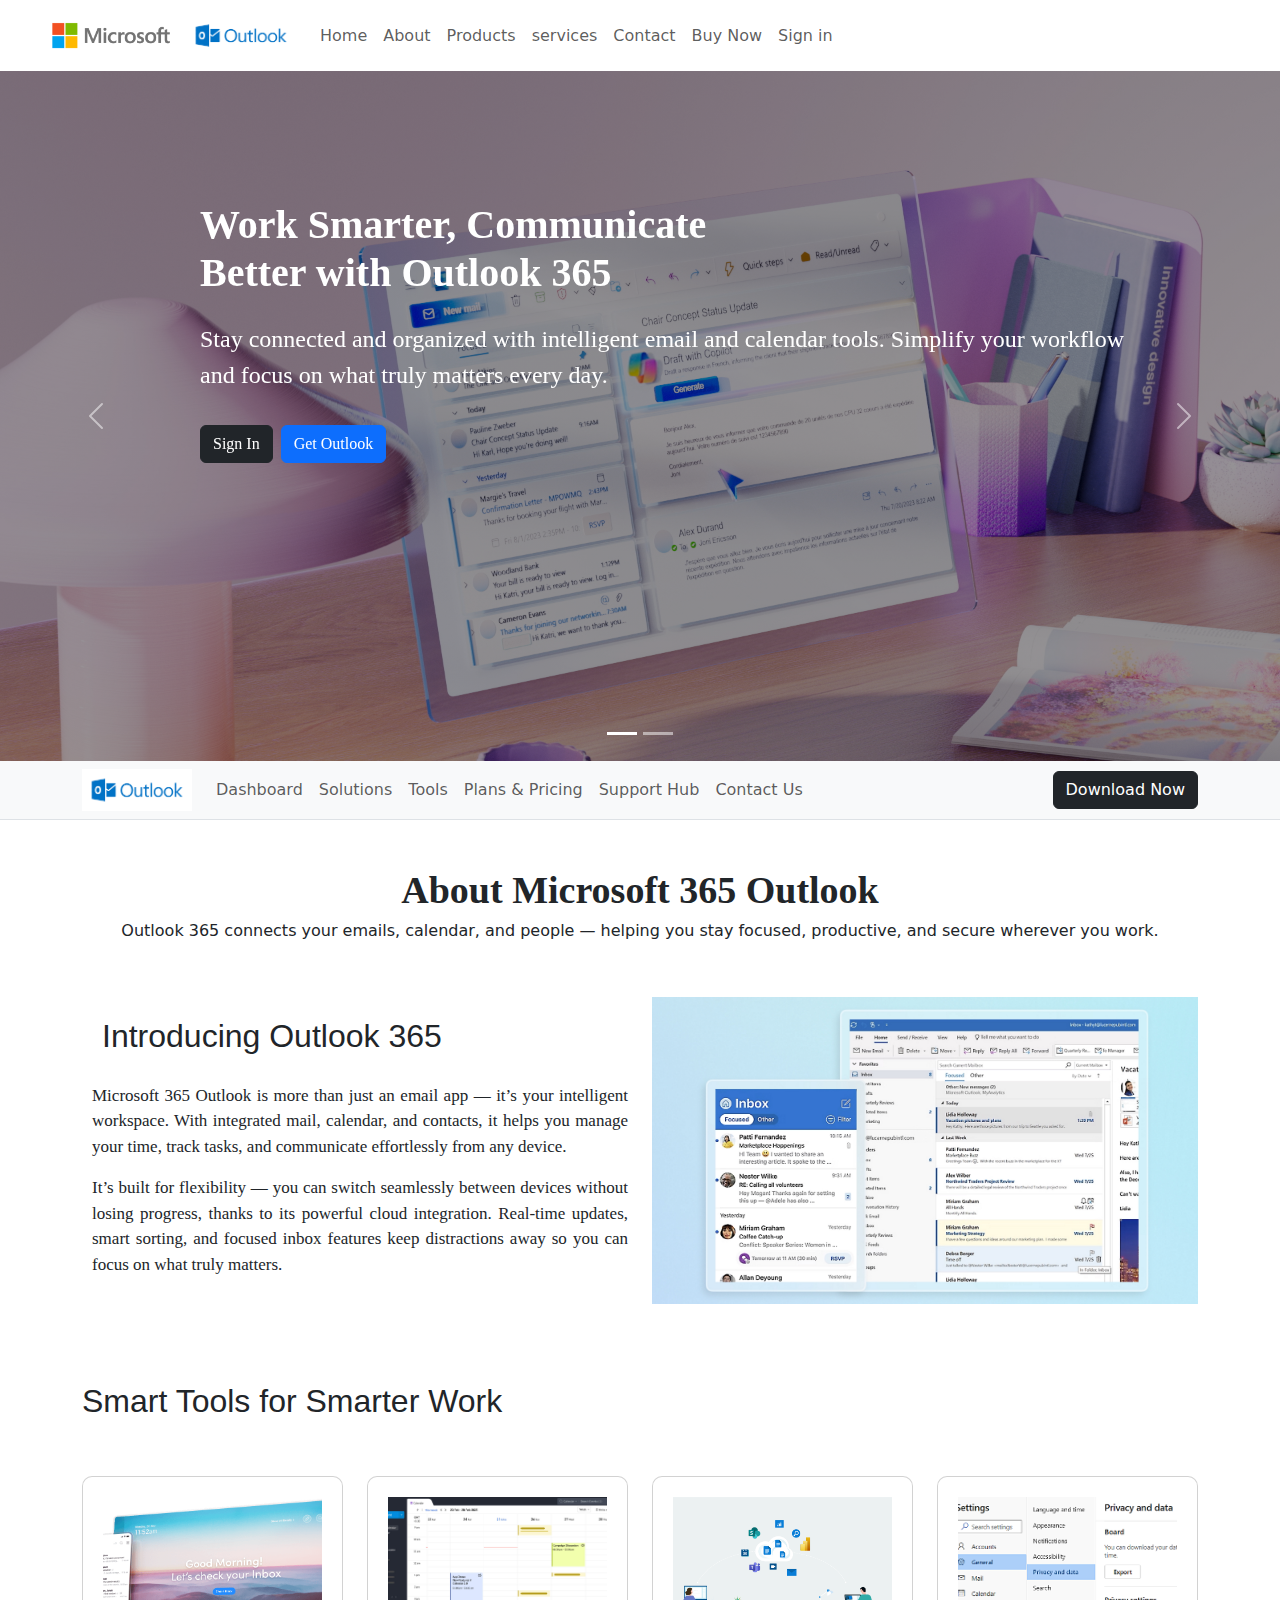
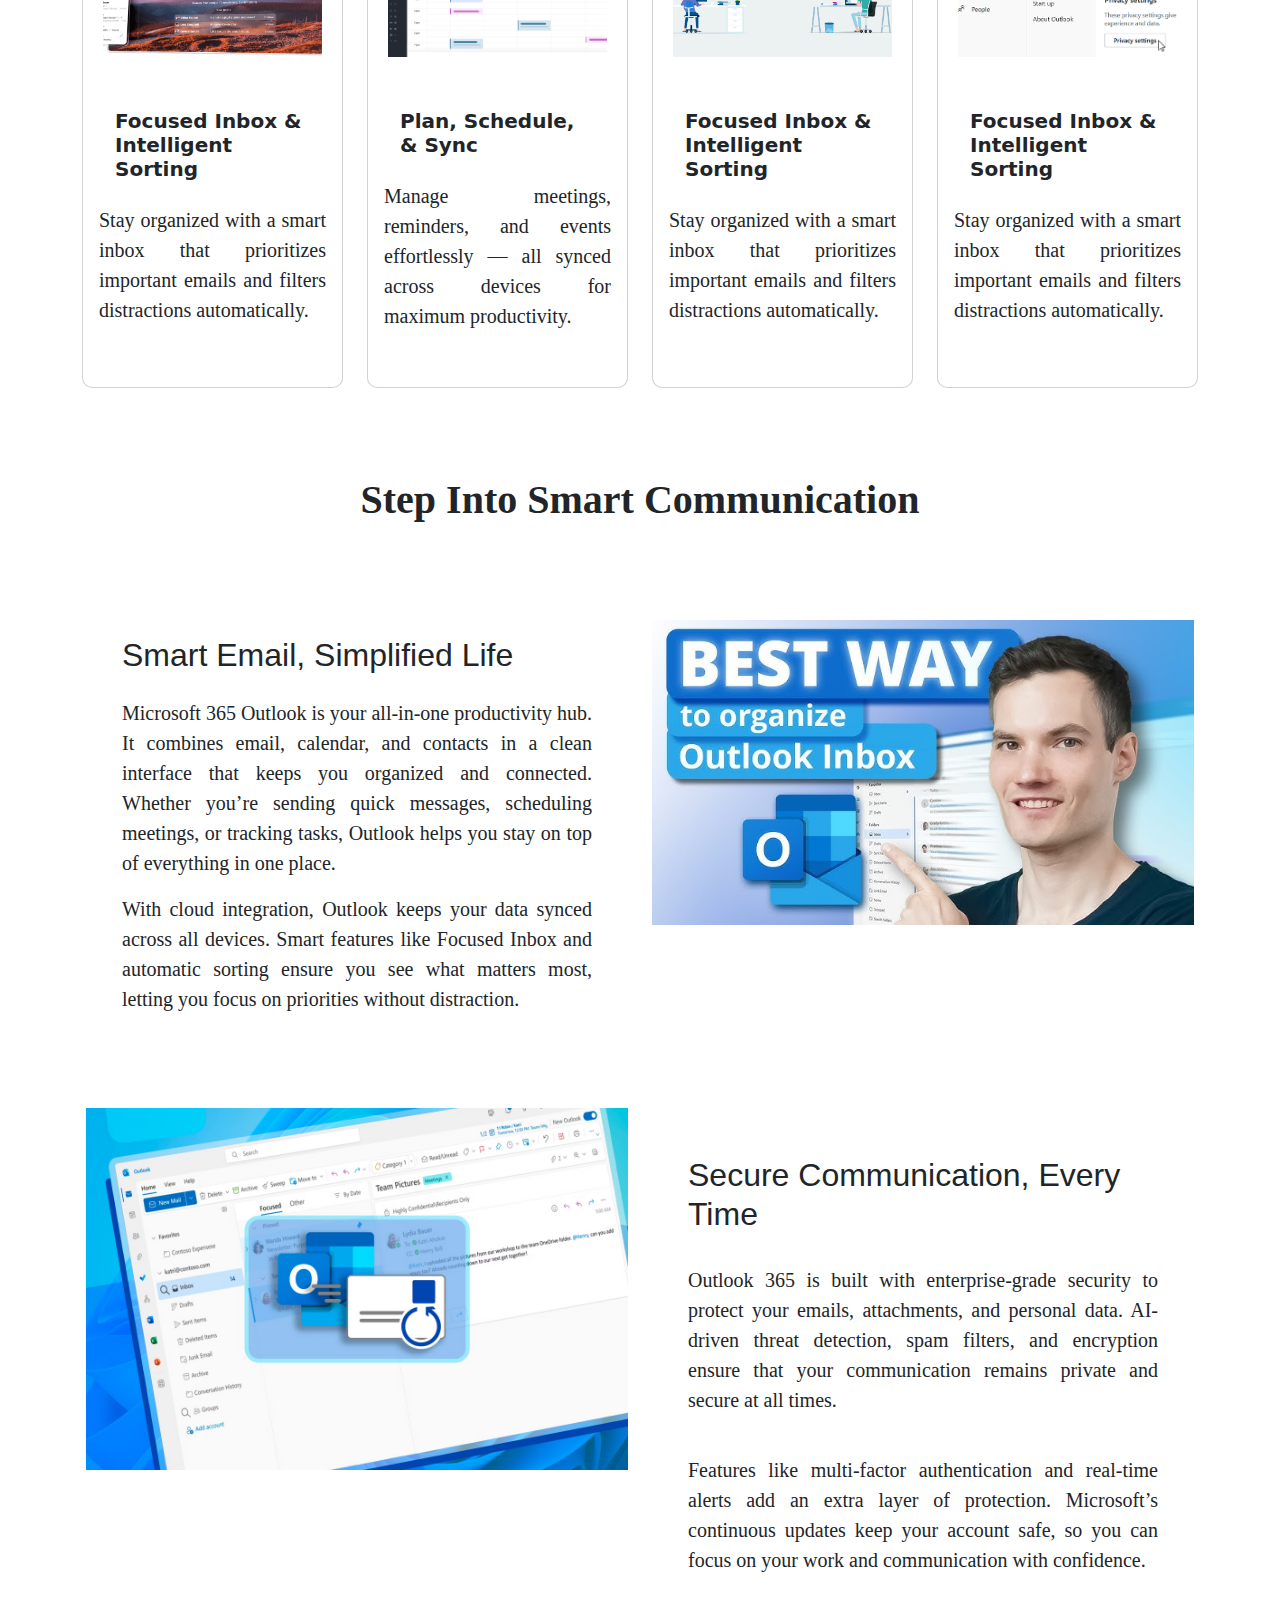
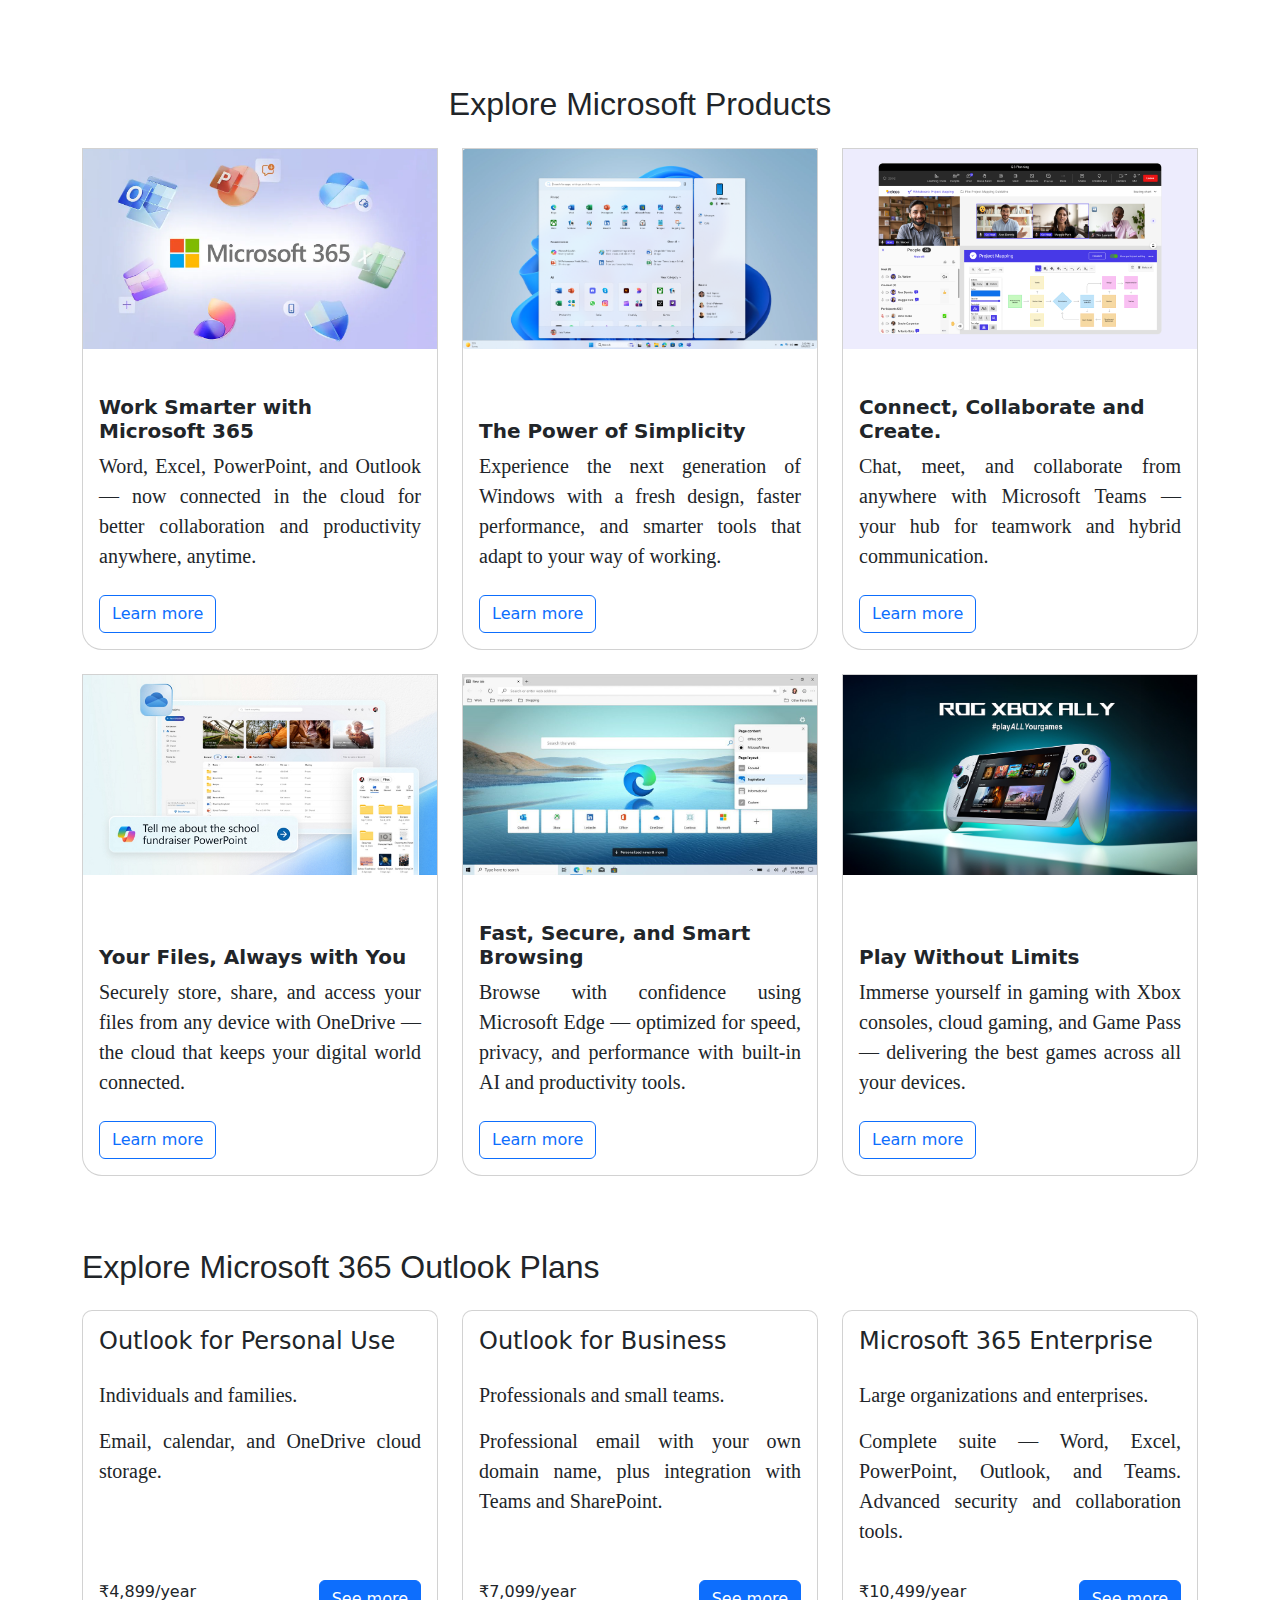
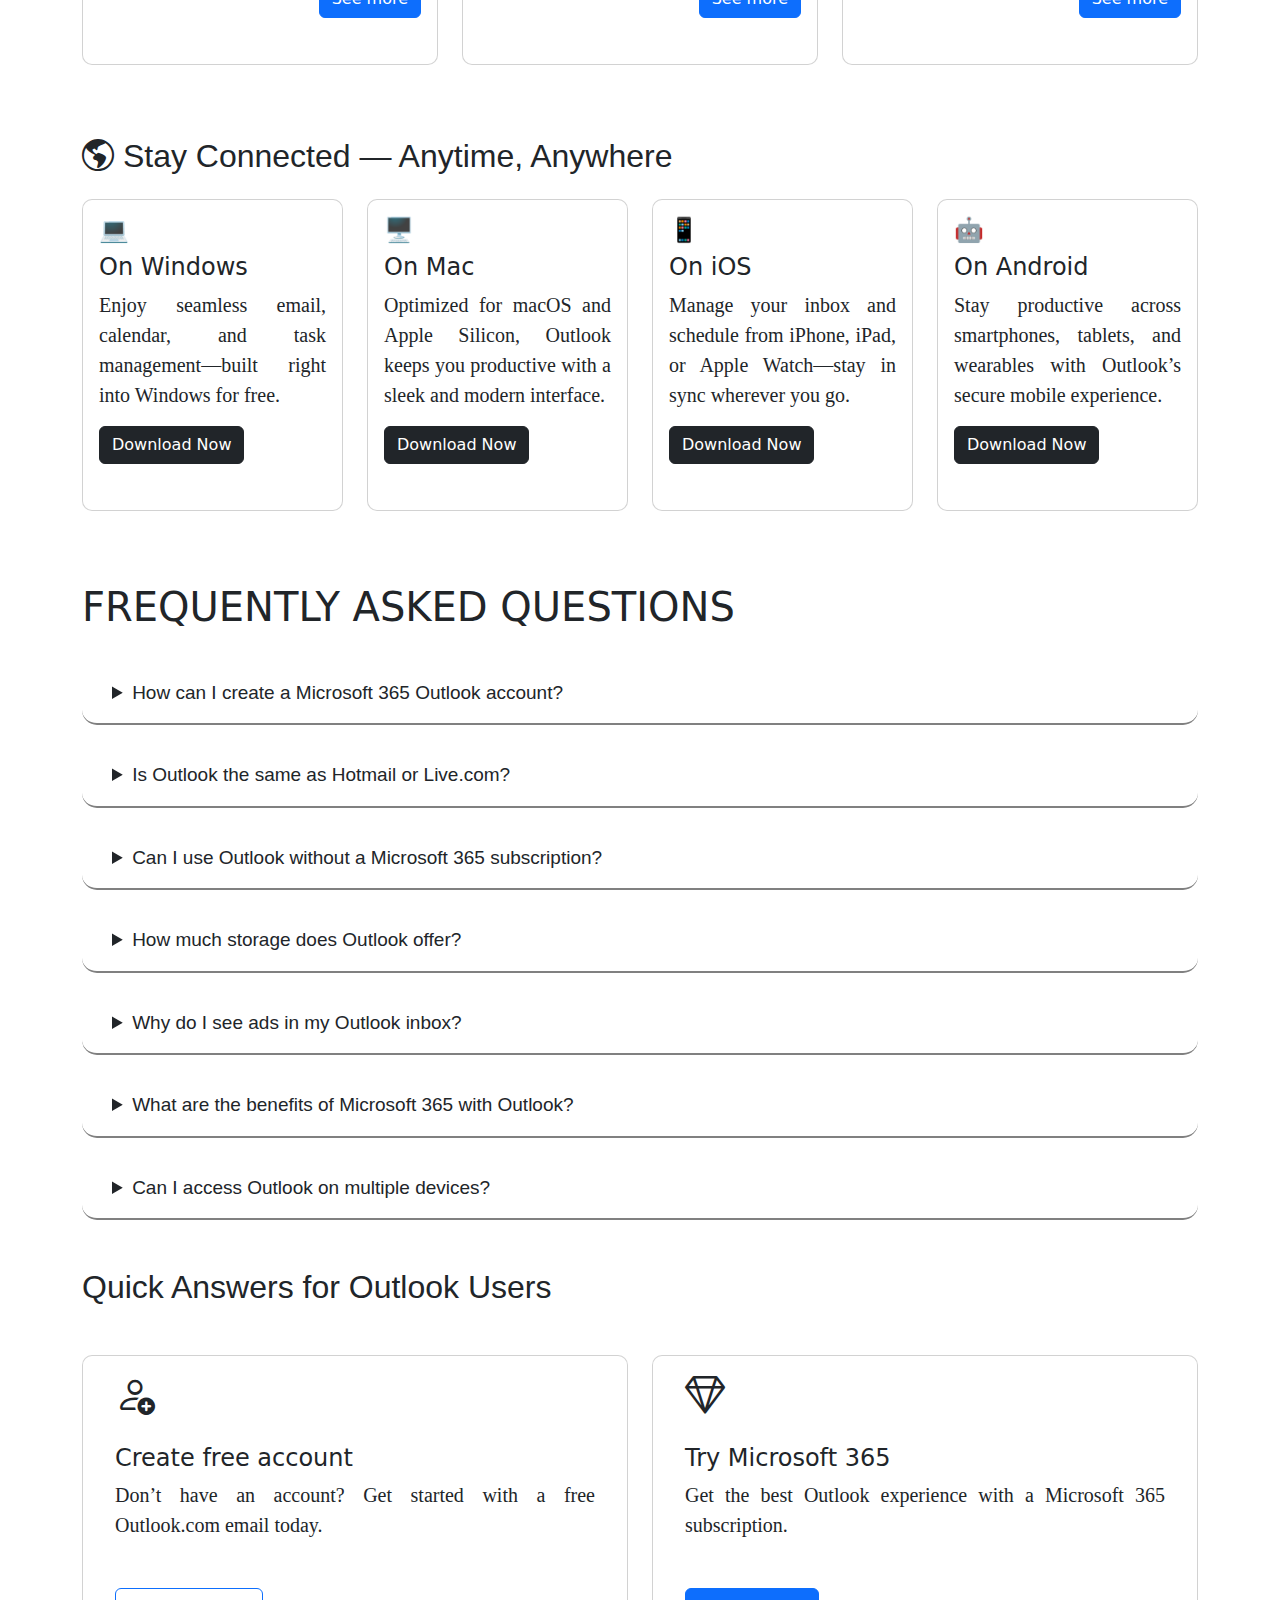
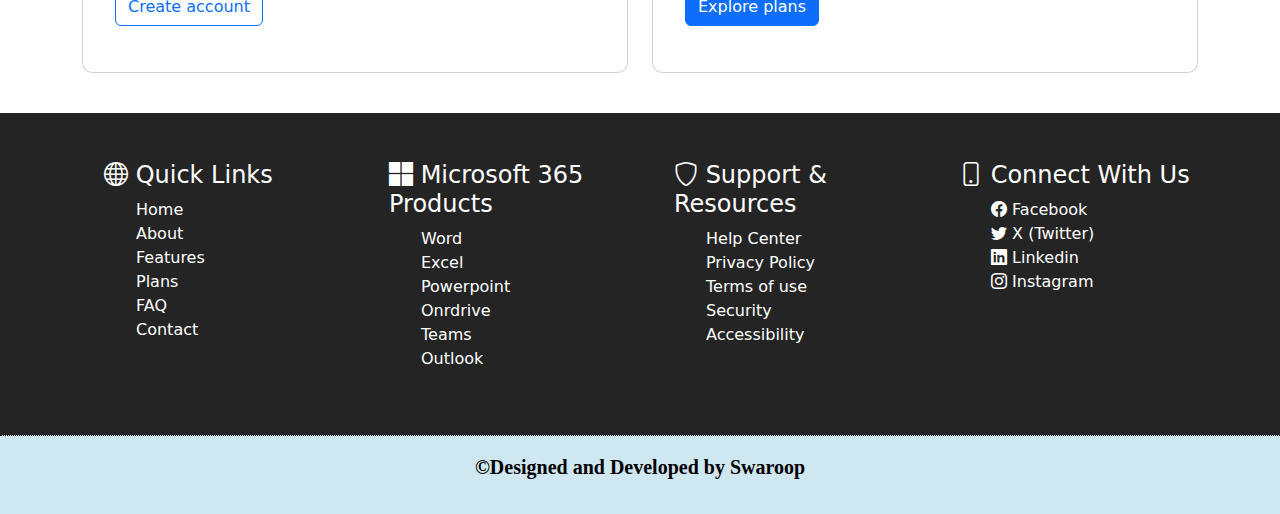
<file: index.html>
<!DOCTYPE html>
<html lang="en">
<head>
    <meta charset="UTF-8">
    <meta name="viewport" content="width=device-width, initial-scale=1.0">
    <title> Microsoft Outlook</title>
    <link rel="stylesheet" href="css/bootstrap.min.css">
    <script src="js/bootstrap.bundle.min.js"></script>
    <link rel="stylesheet" href="style.css">
    <link rel="stylesheet" href="https://cdn.jsdelivr.net/npm/bootstrap-icons@1.13.1/font/bootstrap-icons.min.css">
</head>
<body>
    <header class="container-fluid p-2.5">
        <nav class="navbar navbar-expand-lg px-lg-4">
            <a href="" class="nav-brand">
                <img src="assets/logo1.png" class="microsofLogo" style="width:150px" /><img src="assets/logo2.png" class="outLookImg" style="width:110px;"/>
            </a>
            
            <button class="navbar-toggler" data-bs-toggle="collapse" data-bs-target="#menu">
                <span class="navbar-toggler-icon"></span>
            </button>
            <div class="collapse navbar-collapse" id="menu">
            <ul class="navbar-nav px-3">
                <li class="nav-item">
                    <a href="#home" class="nav-link">Home</a>
                </li>
                <li class="nav-item">
                    <a href="#about" class="nav-link">About</a>
                </li>
                <li class="nav-item">
                    <a href="#products" class="nav-link">Products</a>
                </li>
                <li class="nav-item">
                    <a href="#faq" class="nav-link">services</a>
                </li>
                <li class="nav-item">
                    <a href="#modal" data-bs-toggle="modal" class="nav-link">Contact</a>
                </li>
                <li class="nav-item">
                    <a href="#plans" class="nav-link">Buy Now</a>
                </li>
                <li class="nav-item">
                    <a href="signin.html"class="nav-link">Sign in</a>
                </li>
            </ul> 
            </div>
            
              
        </nav>
    </header>
    <section class="container-fluid p-0" id="home">
        <div class="carousel slide" data-bs-ride="carousel" id="mainslide">
            <div class="carousel-indicators">
                <button data-bs-target="#mainslide" data-bs-slide-to="0" class="active"></button>
                <button data-bs-target="#mainslide" data-bs-slide-to="1"></button>
            </div>
            <div class="carousel-inner">
                <div class="carousel-item active">
                    <div class="banner1">
                        <h1 class="pb-3">Work Smarter, Communicate
                            <br> Better with Outlook 365</h1>
                        <p class="pb-3">Stay connected and organized with intelligent email and calendar tools.
                           Simplify your workflow <br> and focus on what truly matters every day.</p>
                           <button class="btn btn-dark">Sign In</button>
                           <button class="btn btn-primary ms-1">Get Outlook</button>
                    </div>
                </div>
                <div class="carousel-item">
                    <div class="banner2">
                        <h1 class="pb-3">Your Productivity, Secured<br> with Microsoft 365</h1>
                        <p class="pb-3">Experience peace of mind with built-in protection and seamless integration.
                           Outlook 365 keeps <br>your data safe while keeping you effortlessly productive.</p>
                        <button class="btn btn-dark">Sign In</button> 
                        <button class="btn btn-primary ms-1">Get Outlook</button>  
                    </div>
                </div>
            </div>
            <button class="carousel-control-prev" data-bs-slide="prev" data-bs-target="#mainslide">
                <span class="carousel-control-prev-icon"></span>
            </button>
            <button class="carousel-control-next" data-bs-slide="next" data-bs-target="#mainslide">
                <span class="carousel-control-next-icon"></span>
            </button>
        </div>
    </section>
    <section class="container-fluid sticky-top mb-3 bg-light border-bottom">
        <nav class="navbar navbar-expand-lg">
            <div class="container">
            <a href="nav-brand">
                <img src="assets/logo2.png" style="width:110px;"/>
            </a>
            <div class="collapse navbar-collapse">
            <ul class="navbar-nav px-3 me-auto">
                <li class="nav-item">
                    <a href="" class="nav-link">Dashboard</a>
                </li>
                <li class="nav-item">
                    <a href="#solution" class="nav-link">Solutions</a>
                </li>
                <li class="nav-item">
                    <a href="#tools" class="nav-link">Tools</a>
                </li>
                <li class="nav-item">
                    <a href="#plans" class="nav-link">Plans & Pricing</a>
                </li>
                <li class="nav-item">
                    <a href="#support" class="nav-link">Support Hub</a>
                </li>
                <li class="nav-item">
                    <a href="#modal" data-bs-toggle="modal" class="nav-link">Contact Us</a>
                </li>
            </ul>
            </div>
            <button class="btn btn-dark">Download Now</button>
            </div>
        </nav>
    </section>
    <section class="container mt-5 text-center"id='about'>
        <div class="about">
            <h2>About Microsoft 365 Outlook</h2>
            <h6>Outlook 365 connects your emails, calendar, and people — helping you stay focused, productive, and secure wherever you work.</h6>
            <div class="row">
                
            <div class="col-lg-6 mt-5">
                <h3>Introducing Outlook 365</h3>
                <p>Microsoft 365 Outlook is more than just an email app — it’s your intelligent workspace. With integrated mail, calendar, and contacts, it helps you manage your time, track tasks, and communicate effortlessly from any device.</p>
                <p>It’s built for flexibility — you can switch seamlessly between devices without losing progress, thanks to its powerful cloud integration. Real-time updates, smart sorting, and focused inbox features keep distractions away so you can focus on what truly matters.</p>
                
            </div>
            <div class="col-lg-6 mt-5">
                <img src="assets/about1.avif" class="w-100"/>
            </div>
            </div>
        </div>
    </section>
    <section class="container" id="tools">
    <div class="smart">
        <h3 class="py-5">Smart Tools for Smarter Work</h3>
        <div class="row">
            <div class="col-lg-6 col-xl-3 mb-4 ">
                <div class="card mb-4">
                    <div class="imgcard">
                        <img src="assets/card1.png" class="w-100"/>
                    </div>
                    <div class="card-body p-3">
                        <h5 class="card-item p-3">Focused Inbox & Intelligent Sorting</h5>
                        <p>Stay organized with a smart inbox that prioritizes important emails and filters distractions automatically.</p>
                    </div>
                </div>
            </div>
            <div class="col-lg-6 col-xl-3 mb-4 ">
                <div class="card mb-4">
                    <div class="imgcard">
                        <img src="assets/card2.jpg" class="w-100"/>
                    </div>
                    <div class="card-body p-3">
                        <h5 class="card-item p-3">Plan, Schedule, & Sync</h5>
                        <p>Manage meetings, reminders, and events effortlessly — all synced across devices for maximum productivity.</p>
                    </div>
                </div>
            </div>
            <div class="col-lg-6 col-xl-3  mb-4">
                <div class="card mb-4">
                    <div class="imgcard">
                        <img src="assets/card3.webp" class="w-100"/>
                    </div>
                    <div class="card-body p-3">
                        <h5 class="card-item p-3">Focused Inbox & Intelligent Sorting</h5>
                        <p>Stay organized with a smart inbox that prioritizes important emails and filters distractions automatically.</p>
                    </div>
                </div>
            </div>
            <div class="col-lg-6 col-xl-3  mb-4">
                <div class="card">
                    <div class="imgcard">
                        <img src="assets/card4.png" class="w-100"/>
                    </div>
                    <div class="card-body p-3">
                        <h5 class="card-item p-3">Focused Inbox & Intelligent Sorting</h5>
                        <p>Stay organized with a smart inbox that prioritizes important emails and filters distractions automatically.</p>
                    </div>
                </div>
            </div>
        </div>
    </div>
    </section>
    <section class="container p-3 mb-5" id="solution">
        <h2 class="text-center py-5">Step Into Smart Communication</h2>
            <div class="row mb-3 mt-5">
                <div class="col-lg-6 px-5">
                    <h3 class="py-3">Smart Email, Simplified Life</h3>
                    <p>Microsoft 365 Outlook is your all-in-one productivity hub. It combines email, calendar, and contacts in a clean interface that keeps you organized and connected. Whether you’re sending quick messages, scheduling meetings, or tracking tasks, Outlook helps you stay on top of everything in one place.</p>
                    <p>With cloud integration, Outlook keeps your data synced across all devices. Smart features like Focused Inbox and automatic sorting ensure you see what matters most, letting you focus on priorities without distraction.</p>
                    </div>
                <div class="col-lg-6">
                    <img src="assets/image1.jpg" class="w-100"/>
                </div>
            </div>
            <div class="row mt-5 ">
                <div class="col-lg-6">
                    
                    <img src="assets/image2.avif" class="w-100"/>
                </div>
                <div class="col-lg-6 px-5 mt-5">
                    <h3 >Secure Communication, Every Time</h3>
                   <p class="py-4">Outlook 365 is built with enterprise-grade security to protect your emails, attachments, and personal data. AI-driven threat detection, spam filters, and encryption ensure that your communication remains private and secure at all times.</p>
                   <p>Features like multi-factor authentication and real-time alerts add an extra layer of protection. Microsoft’s continuous updates keep your account safe, so you can focus on your work and communication with confidence.</p>
                </div>
            </div>
    </section>
    <section class="container" id="products">
        <div class="products">
        <h3 class="pb-3 text-center">Explore Microsoft Products</h3>
        
            <div class="row">
                <div class="col-lg-6 col-xl-4 mb-4">
                    <div class="card">
                        <div class="imgcard">
                            <img src="assets/p1.webp" class="w-100"/>
                        </div>
                        <div class="card-body">
                            <h5 class="card-title">Work Smarter with Microsoft 365</h5>
                            <p>Word, Excel, PowerPoint, and Outlook — now connected in the cloud for better collaboration and productivity anywhere, anytime.</p>
                            <button class="btn btn-outline-primary mt-2">Learn more</button>
                        </div>
                    </div>
                </div>
                <div class="col-lg-6 col-xl-4 mb-4">
                    <div class="card">
                        <div class="imgcard">
                            <img src="assets/p2.png" class="w-100"/>
                        </div>
                        <div class="card-body">
                            <h5 class="card-title">The Power of Simplicity</h5>
                            <p>Experience the next generation of Windows with a fresh design, faster performance, and smarter tools that adapt to your way of working.</p>
                            <button class="btn btn-outline-primary mt-2">Learn more</button>
                        </div>
                    </div>
                </div>
                <div class="col-lg-6 col-xl-4 mb-4">
                    <div class="card">
                        <div class="imgcard">
                            <img src="assets/p3.png" class="w-100"/>
                        </div>
                        <div class="card-body">
                            <h5 class="card-title">Connect, Collaborate and Create.</h5>
                            <p>Chat, meet, and collaborate from anywhere with Microsoft Teams — your hub for teamwork and hybrid communication.</p>
                            <button class="btn btn-outline-primary mt-2">Learn more</button>
                        </div>
                    </div>
                </div>
                <div class="col-lg-6 col-xl-4 mb-4">
                    <div class="card">
                        <div class="imgcard">
                            <img src="assets/p4.avif" class="w-100"/>
                        </div>
                        <div class="card-body">
                            <h5 class="card-title">Your Files, Always with You</h5>
                            <p>Securely store, share, and access your files from any device with OneDrive — the cloud that keeps your digital world connected.</p>
                            <button class="btn btn-outline-primary mt-2">Learn more</button>
                        </div>
                    </div>
                </div>
                <div class="col-lg-6 col-xl-4 mb-4">
                    <div class="card">
                        <div class="imgcard">
                            <img src="assets/p5.jpeg" class="w-100"/>
                        </div>
                        <div class="card-body">
                            <h5 class="card-title">Fast, Secure, and Smart Browsing</h5>
                            <p>Browse with confidence using Microsoft Edge — optimized for speed, privacy, and performance with built-in AI and productivity tools.</p>
                            <button class="btn btn-outline-primary mt-2">Learn more</button>
                        </div>
                    </div>
                </div>
                <div class="col-lg-6 col-xl-4 mb-4">
                    <div class="card">
                        <div class="imgcard">
                            <img src="assets/p6.jpg" class="w-100"/>
                        </div>
                        <div class="card-body">
                            <h5 class="card-title">Play Without Limits</h5>
                            <p>Immerse yourself in gaming with Xbox consoles, cloud gaming, and Game Pass — delivering the best games across all your devices.</p>
                            <button class="btn btn-outline-primary mt-2">Learn more</button>
                        </div>
                    </div>
                </div>
            </div>
        </div>
    </section>
    <section class="container mt-5" id="plans">
        <h3 class="pb-3">Explore Microsoft 365 Outlook Plans</h3>
        <div class="row">
            <div class="col-md-6 col-lg-4 mb-4">
                <div class="card">
                    
                    <div class="card-body">
                        
                        <h4 class="card-title pb-3">Outlook for Personal Use</h4>
                        <div class="para">
                        <p> Individuals and families.</p>
                        <p>Email, calendar, and OneDrive cloud storage.</p>
                        </div>
                        <div class="year">
                        <span>₹4,899/year</span>
                        <button class="btn btn-primary">See more</button>
                        </div>
                       
                    </div>
                
                </div>
            </div>
            <div class="col-md-6 col-lg-4 mb-4">
                <div class="card">
                    
                    <div class="card-body">
                        
                        <h4 class="card-title pb-3">Outlook for Business</h4>
                        <div class="para">
                        <p> Professionals and small teams.</p>
                        <p> Professional email with your own domain name, plus integration with Teams and SharePoint.</p>
                        </div>
                        <div class="year">
                        <span> ₹7,099/year</span>
                        <button class="btn btn-primary">See more</button>
                        </div>
                       
                    </div>
                </div>
            </div>
            <div class="col-md-6 col-lg-4 mb-4">
                <div class="card">
                    
                    <div class="card-body">
                        <h4 class="card-title pb-3">Microsoft 365 Enterprise</h4>
                        <div class="para">
                        <p>Large organizations and enterprises.</p>
                        <p >  Complete suite — Word, Excel, PowerPoint, Outlook, and Teams. Advanced security and collaboration tools.</p>
                        </div>
                        <div class="year">
                        <span>₹10,499/year</span>
                        <button class="btn btn-primary">See more</button>
                        </div>
                    </div>
                    
                </div>
            </div>
        </div>
    </section>
    <section class="container mt-5" id="support">
        <h3 class="my-4"><i class="bi bi-globe-americas"></i> Stay Connected — Anytime, Anywhere</h3>
        <div class="row">
            <div class="col-lg-6 col-xl-3 mb-4">
                <div class="card">
                    <div class="card-body">
                        <h4 class="card-title">💻</h4>
                        <h4>On Windows</h4>
                        <p>Enjoy seamless email, calendar, and task management—built right into Windows for free.</p>
                        <button class="btn btn-dark">Download Now</button>
                    </div>
                </div>
            </div>
            <div class="col-lg-6 col-xl-3 mb-4">
                <div class="card">
                    <div class="card-body">
                        <h4 class="card-title">🖥️</h4>
                        <h4>On Mac</h4>
                        <p>Optimized for macOS and Apple Silicon, Outlook keeps you productive with a sleek and modern interface.</p>
                        <button class="btn btn-dark">Download Now</button>
                    </div>
                </div>
            </div>
            <div class="col-lg-6 col-xl-3 mb-4">
                <div class="card">
                    <div class="card-body">
                        <h4 class="card-title">📱</h4>
                        <h4>On iOS</h4>
                        <p>Manage your inbox and schedule from iPhone, iPad, or Apple Watch—stay in sync wherever you go.</p>
                        <button class="btn btn-dark">Download Now</button>
                    </div>
                </div>
            </div>
            <div class="col-lg-6 col-xl-3 mb-4">
                <div class="card">
                    <div class="card-body">
                        <h4 class="card-title">🤖</h4>
                        <h4>On Android</h4>
                        <p>Stay productive across smartphones, tablets, and wearables with Outlook’s secure mobile experience.</p>
                        <button class="btn btn-dark">Download Now</button>
                    </div>
                </div>
            </div>
        </div>
    </section>
    <section class="container my-5" id="faq">
        <h1 class="pb-4">FREQUENTLY ASKED QUESTIONS</h1>
        <details>
            <summary class="py-3">How can I create a Microsoft 365 Outlook account?</summary>
            <p class="px-3">Go to the Outlook sign-up page and click “Create Free Account.” Enter your email, password, and basic details — your new Microsoft 365 Outlook account will be ready in minutes.</p>
        </details>
        <details>
            <summary class="py-3">Is Outlook the same as Hotmail or Live.com?</summary>
            <p>Yes! Outlook has replaced Hotmail and Live.com — your old email and login credentials still work perfectly under the Outlook platform.</p>
        </details>
         <details>
            <summary class="py-3"> Can I use Outlook without a Microsoft 365 subscription?</summary>
            <p>Absolutely. Outlook.com offers a free version with email and calendar access. Premium features like advanced security and ad-free inbox are available with Microsoft 365.</p>
        </details>
         <details>
            <summary class="py-3"> How much storage does Outlook offer?</summary>
            <p>Outlook includes 15 GB of mailbox storage and 5 GB of OneDrive cloud storage with the free plan. Upgrading to Microsoft 365 increases storage and enables OneDrive protection features.</p>
        </details>
         <details>
            <summary class="py-3">Why do I see ads in my Outlook inbox?</summary>
            <p>Ads appear in the free version of Outlook. Subscribing to Microsoft 365 removes ads and unlocks enhanced email management tools.</p>
        </details>
        <details>
            <summary class="py-3">What are the benefits of Microsoft 365 with Outlook?</summary>
            <p>You get access to Word, Excel, PowerPoint, and Teams, plus a secure, ad-free Outlook experience with up to 1 TB of cloud storage.</p>
        </details>
        <details>
            <summary class="py-3">Can I access Outlook on multiple devices?</summary>
            <p>Yes! Outlook syncs across all devices — Windows, Mac, iOS, and Android — so your email and calendar are always up to date.</p>
        </details>
    </section>
    <section class="container mt-5">
        <h3 class="my-5">Quick Answers for Outlook Users</h3>
        <div class="row">
            <div class="col-lg-6 mb-4">
                <div class="card">
                    <div class="card-body mx-3">
                        <h1 class="card-title  mb-4"><i class="bi bi-person-add"></i></h1>
                        <h4>Create free account</h4>
                        <p class="mb-5">Don’t have an account? Get started with a free Outlook.com email today.</p>
                        <button class="btn btn-outline-primary">Create account</button>
                    </div>
                </div>
            </div>
            <div class="col-lg-6 mb-4">
                <div class="card ">
                    <div class="card-body mx-3">
                        <h1 class="card-title  mb-4"><i class="bi bi-gem"></i></h1>
                        <h4>Try Microsoft 365</h4>
                        <p class="mb-5">Get the best Outlook experience with a Microsoft 365 subscription.</p>
                        <button class="btn btn-primary">Explore plans</button>
                    </div>
                </div>
            </div>
        </div>
    </section>
    <footer class="container-fluid mt-3 px-0">
        <div class="container py-5 me-5">
        <div class="row">
            <div class="col-md-6 col-lg-3">
                <h4><i class="bi bi-globe"></i>  Quick Links</h4>
                <ul>
                    <li>Home</li>
                    <li>About</li>
                    <li>Features</li>
                    <li>Plans</li>
                    <li>FAQ</li>
                    <li>Contact</li>
                </ul>
            </div>
            <div class="col-md-6 col-lg-3">
                <h4><i class="bi bi-microsoft"></i>  Microsoft 365 Products</h4>
                <ul>
                    <li>Word</li>
                    <li>Excel</li>
                    <li>Powerpoint</li>
                    <li>Onrdrive</li>
                    <li>Teams</li>
                    <li>Outlook</li>
                </ul>
            </div>
            <div class="col-md-6 col-lg-3">
                <h4><i class="bi bi-shield"></i>  Support & Resources</h4>
                <ul>
                    <li>Help Center</li>
                    <li>Privacy Policy</li>
                    <li>Terms of use</li>
                    <li>Security</li>
                    <li>Accessibility</li>
                </ul>
            </div>
            <div class="col-md-6 col-lg-3">
                <h4><i class="bi bi-phone"></i>  Connect With Us</h4>
                <ul>
                    <li><i class="bi bi-facebook"></i>  Facebook</li>
                    <li><i class="bi bi-twitter"></i>  X (Twitter)</li>
                    <li><i class="bi bi-linkedin"></i>  Linkedin</li>
                    <li><i class="bi bi-instagram"></i>  Instagram</li>
                    
                </ul>
            </div>
        </div>
        </div>
        <div class="footer-last py-3 px-0">
            <p class="text-center px-0">&copy;Designed and Developed by Swaroop</p>
        </div>
    </footer>
    

    <!--- contact modal starts here  -->
    <div class="modal" id="modal" data-bs-backdrop="static">
        <div class="modal-dialog">
            <div class="modal-content">
                <div class="modal-header">
                    <h4 class="text-center py-3">Contact Us</h4>
                    <button class="btn-close" data-bs-dismiss="modal"></button>
                </div>
                <div class="modal-body">
                    <form>
                        <div class="form-floating">
                            <input type="text" placeholder="" class="form-control mb-3">
                            <label>Enter name</label>
                        </div>
                        <div class="form-floating">
                            <input type="text" placeholder="" class="form-control mb-3">
                            <label>Mobile Number</label>
                        </div>
                        <div class="form-floating">
                            <input type="text" placeholder="" class="form-control mb-3">
                            <label>Email Address</label>
                        </div>
                        <input type="submit" class="form-control mt-2 btn btn-success">
                    </form>
                </div>
                <div class="modal-footer"></div>
            </div>
        </div>
    </div>

</body>
</html>
</file>
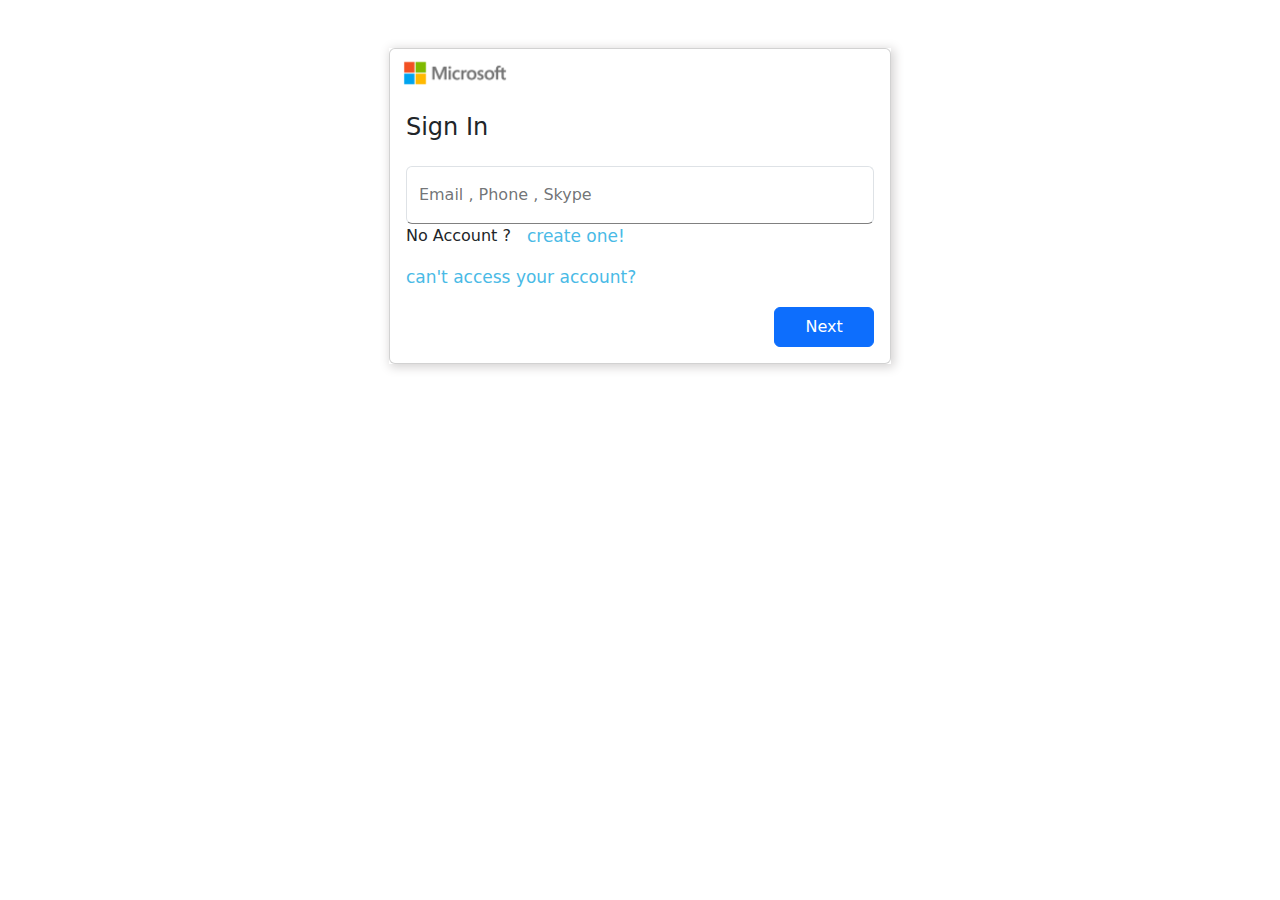
<file: signin.html>
<!DOCTYPE html>
<html lang="en">
<head>
    <meta charset="UTF-8">
    <meta name="viewport" content="width=device-width, initial-scale=1.0">
    <title>Document</title>
    <link rel="stylesheet" href="css/bootstrap.min.css">
    <script src="js/bootstrap.bundle.min.js"></script>
    <link rel="stylesheet" href="https://cdn.jsdelivr.net/npm/bootstrap-icons@1.13.1/font/bootstrap-icons.min.css">
    <link rel="stylesheet" href="sign.css">
</head>
<body>
    <section class="container mt-md-5">
        <div class="form">
            <div class="card">
                <img src="assets/logo1.png" style="width:130px;"/>
                <div class="card-body">
                    <h4 class="card-title mb-4">Sign In</h4>
                    <form class="form-floating">
                        <input type="email" placeholder="" class="form-control" mb-4"/>
                        <label>Email , Phone , Skype</label>
                    </form>
                    <div class="account">
                    <span class="pe-3">No Account ?</span>
                     <p>create one!</p>
                     </div>
                    <p>can't access your account?</p>
                    <div class="text-end">
                    <button class="btn btn-primary px-3"> Next </button>
                    </div>
                </div>
            </div>
        </div>

    </section>
</body>
</html>
</file>
<file: style.css>
@media(max-width:576px){
    .microsoftImg{
        width:180px
    }
    .outLookImg{
        display: none;
    }
    body{
        margin: 0%;
        overflow-x: hidden;
    }
}
* h3{
    font-family:'Franklin Gothic Medium', 'Arial Narrow', Arial, sans-serif;
    font-size: 32px;
    
}
* h2{
    font-size: 40px;
    font-family: Georgia, 'Times New Roman', Times, serif;
    
    font-weight: 900;
}
* p{
    font-family: Georgia, 'Times New Roman', Times, serif;
    text-align: justify;
    font-size: 20px;
}

 header li:hover{
    border: 1px solid green;
    border-radius: 10px;
   
}
 section li:hover{
    border: 1px solid green;
    border-radius: 10px;
   
}

.banner1,
.banner2{
    width:100%;
    height:690px;
    background-size: cover;
    background-position: top;
    object-fit: cover;
    overflow: hidden;
    color:white;
    font-family:Georgia, 'Times New Roman', Times, serif;
    
    
}
.banner1{
    background-image:linear-gradient(to bottom,rgba(0, 0, 0, 0.427),rgba(0, 0, 0, 0.409)), url("assets/banner1.png");
}
.banner2{
    background-image:linear-gradient(to bottom,rgba(0, 0, 255, 0.427),rgba(0, 0, 0, 0.324),rgba(0, 0, 0, 0.511)), url("assets/banner2.webp");
    
}
.banner1 p,.banner2 p{
    font-size: 24px;
    font-family:Georgia, 'Times New Roman', Times, serif;
    font-weight: 500;  
}
.banner1 h1,.banner2 h1{
    font-weight: bolder;
}
.about h3{
    text-align: start;
    padding:20px;
    font-family:'Franklin Gothic Medium', 'Arial Narrow', Arial, sans-serif
   
}
.about h2{
    font-size: 38px;
    font-family: Georgia, 'Times New Roman', Times, serif;
    
}
.about p{
     text-align: justify;
     padding-left: 10px;
     font-size: 17px;
     font-family: Georgia, 'Times New Roman', Times, serif;
}
.card img{
    height:200px;
    object-fit: cover;
    
}
.imgcard{
   overflow: hidden;
   height:100%;
   
}
.card{
    height:100%;
    margin-bottom: 30px;
    transition-duration: 1s;
    border-radius: 10px;
}
.smart img{
    padding:20px
}
    
.products .card img{
     object-fit: cover;
}
.products .imgcard{
   overflow: hidden;
   height:100%;
   
}

.products .card:hover .imgcard img,
.products .imgcard:hover img {
  transform: scale(1.15); 
  transition-duration: 1s;
}

h5{
    font-weight: bold;
}

@media(min-width:576px){
    .imgcard{
        height:200px;
    }
    .col-lg-6,.col-xl-3{
        margin-bottom: 30px;
    }
    
}
@media(min-width:768px){
    .banner1,.banner2{
        padding:130px;
        padding-left:200px
    }
}
@media(max-width:768px){
    .banner1,.banner2{
       padding: 55px;
    }
}
.product{
    width:100%;
    height:100%;
   
    border-radius: 10px;
}
.card:hover{
    box-shadow: 1px 1px 5px 1px gray;
}
.products .card{
    border-radius: 0px 0px 20px 20px ;
}
.para{
    height:200px
}
.year{
    display: flex;
    justify-content: space-between;
}
    


details{
    border-bottom:2px solid gray;
    margin-bottom: 20px;
    border-radius: 15px;
    padding-left:30px;
    
    font-family: 'Lucida Sans', 'Lucida Sans Regular', 'Lucida Grande', 'Lucida Sans Unicode', Geneva, Verdana, sans-serif;
    font-size:19px;
    transition-duration: 1s;
}

details:hover{
    transform: translate(60px)
    
}
.form img{
    margin:auto
}
footer{
    background-color:rgb(36, 36, 36);
    color:white
}
footer li{
    list-style: none;
}
footer li:hover{
    border-bottom: 1px soild white;
    cursor: pointer;
}
.footer-last{
    background-color:rgb(206, 231, 241);
    color:black;
    font-size: 16px;
    font-weight: bold;
    font-family:Impact, Haettenschweiler, 'Arial Narrow Bold', sans-serif;
    border-top: 1px dotted black;

}
</file>
<file: sign.css>
.account{
    display:flex;
}
.form{
    width:45%;
    margin: auto;
    box-shadow: 2px 2px 10px 1px rgb(211, 209, 209);
}
.form input{
    border-bottom: 1px solid gray;
}
.form button{
    width:100px;
    height:40px;

}
p{
    color:rgb(73, 186, 230);
    font-size: 17px;
}
@media(max-width:992px){
    .form{
        width:100%;
    }
}
</file>
